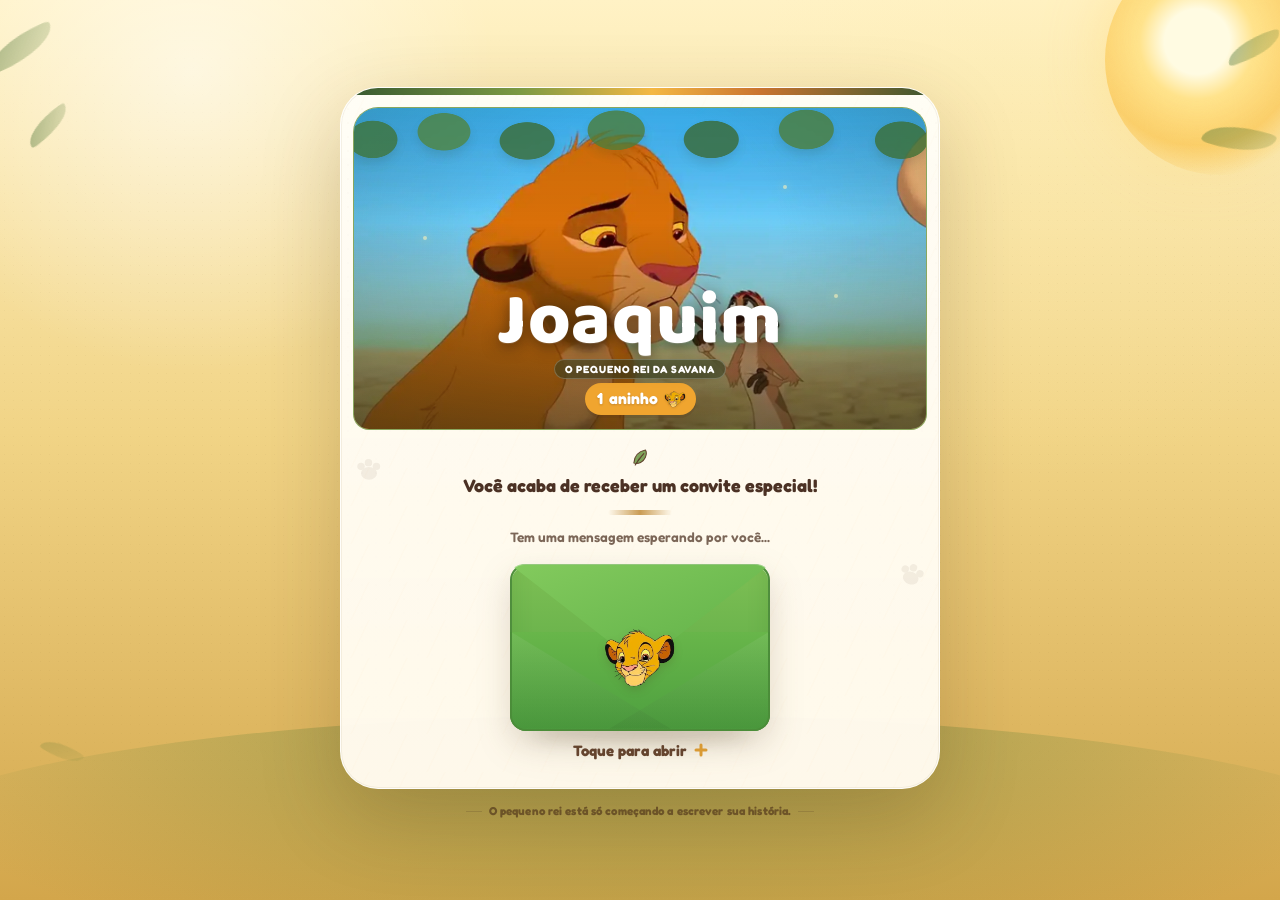
<file: index.html>
<!doctype html>
<html lang="pt-BR">
<head>
  <meta charset="utf-8" />
  <meta name="viewport" content="width=device-width,initial-scale=1,viewport-fit=cover" />
  <meta name="robots" content="noindex,nofollow" />
  <meta name="theme-color" content="#e8b64d" />
  <meta name="description" content="Convite de aniversário do Joaquim — 1 aninho" />
  <title>Joaquim • 1 aninho</title>

  <link rel="preconnect" href="https://fonts.googleapis.com">
  <link rel="preconnect" href="https://fonts.gstatic.com" crossorigin>
  <link href="https://fonts.googleapis.com/css2?family=Baloo+2:wght@600;700;800&family=Fredoka:wght@400;500;600;700&family=Nunito:wght@500;600;700;800;900&display=swap" rel="stylesheet">
  <link rel="stylesheet" href="./style.css?v=5" />
</head>
<body>
  <div class="savannaBg" aria-hidden="true">
    <div class="sun"></div>
    <div class="cloud cloud--a"></div>
    <div class="cloud cloud--b"></div>
    <span class="leaf leaf--1"></span>
    <span class="leaf leaf--2"></span>
    <span class="leaf leaf--3"></span>
    <span class="leaf leaf--4"></span>
    <span class="leaf leaf--5"></span>
    <div class="horizon"></div>
  </div>

  <main class="pageShell">
    <article class="invite" id="inviteCard">
      <div class="invite__topline" aria-hidden="true"></div>

      <header class="hero">
        <div class="hero__media">
          <video
            class="hero__video"
            id="heroVideo"
            autoplay
            muted
            loop
            playsinline
            preload="metadata"
            poster="./assets/images/topo-poster.webp"
          >
            <source src="./assets/videos/reileao.mp4" type="video/mp4" />
          </video>
          <div class="hero__fallback" id="heroFallback" aria-hidden="true">
            <img src="./assets/images/simbarosto.png" alt="" />
            <strong>A savana do Joaquim</strong>
          </div>
          <div class="hero__shade"></div>
          <div class="hero__canopy"></div>
          <div class="hero__dust" aria-hidden="true"><i></i><i></i><i></i><i></i></div>

          <div class="hero__badge">
            <h1><span id="txtNome">Joaquim</span></h1>
            <span class="hero__eyebrow">O pequeno rei da savana</span>
            <p class="hero__agePill"><span id="txtIdade">1</span> aninho <img src="./assets/images/simbarosto.png" alt="" /></p>
          </div>
        </div>

        <div class="hero__intro">
          <span class="tinyCrown" aria-hidden="true"><img src="./assets/icons/leaf.svg" alt="" /></span>
          <p id="txtMensagemAbertura">Você acaba de receber um convite especial!</p>
          <span class="hero__divider" aria-hidden="true"></span>
        </div>
      </header>

      <section class="stage stage--envelope" id="stageEnvelope" aria-label="Abrir convite">
        <p class="preEnvelope">Tem uma mensagem esperando por você...</p>

        <button class="envelopeButton" id="btnAbrir" type="button" aria-label="Abrir o convite de Joaquim">
          <span class="tapHalo" aria-hidden="true"></span>
          <span class="envelope" id="envelope" aria-hidden="true">
            <span class="envelope__shadow"></span>
            <span class="envelope__back"></span>
            <span class="envelope__letter">
              <span class="letterMark">J</span>
            </span>
            <span class="envelope__flap"></span>
            <span class="envelope__front"></span>
            <span class="envelope__seal">
              <img src="./assets/images/simbarosto.png" alt="" />
            </span>
          </span>
          <span class="envelopeHint">Toque para abrir <b class="sparkleMark" aria-hidden="true"></b></span>
        </button>
      </section>

     <section class="stage stage--content hidden" id="stageContent" aria-label="Informações do convite">

  <div class="revealRibbon">
    <span>HAKUNA MATATA</span>
  </div>

  <div class="storyCard">
    <span class="storyCard__icon" aria-hidden="true">
      <img src="./assets/icons/leaf.svg" alt="" />
    </span>

    <p id="txtMensagemInterna">
      Todo o reino te espera para comemorar esse dia especial!
    </p>

    <span class="storyCard__icon storyCard__icon--flip" aria-hidden="true">
      <img src="./assets/icons/leaf.svg" alt="" />
    </span>
  </div>


  <!-- DATA E HORÁRIO -->
  <section class="eventSection" aria-labelledby="eventTitle">

    <p class="sectionKicker">marque no calendário</p>

    <h2 id="eventTitle">
      A aventura começa em
    </h2>

    <div class="eventTickets">

      <div class="ticket">
        <span class="ticket__icon" aria-hidden="true">
          <img src="./assets/icons/calendar.svg" alt="" />
        </span>

        <span class="ticket__label">Dia</span>

        <strong id="txtData">
          15 de Março
        </strong>
      </div>


      <div class="ticket">
        <span class="ticket__icon" aria-hidden="true">
          <img src="./assets/icons/clock.svg" alt="" />
        </span>

        <span class="ticket__label">Horário</span>

        <strong id="txtHora">
          16:00
        </strong>
      </div>

    </div>

  </section>


  <!-- LOCAL -->
  <section class="placeCard" aria-labelledby="placeTitle">

    <div class="placeCard__pin" aria-hidden="true">
      <img src="./assets/icons/map.svg" alt="" />
    </div>

    <div class="placeCard__copy">

      <span>Local da aventura</span>

      <h2 id="placeTitle">
        <span id="txtLocal">
          Espaço Festa LáLáLá
        </span>
      </h2>

      <p id="txtEndereco">
        Rua Exemplo, 123 — Porto Alegre/RS
      </p>

    </div>

    <button
      class="miniMapBtn"
      id="btnMaps"
      type="button"
      aria-label="Abrir localização da festa"
    >
      Ver mapa
    </button>

  </section>


  <!-- CONTAGEM REGRESSIVA -->
  <section class="countdownCard" aria-labelledby="countTitle">

    <p class="sectionKicker">
      a contagem já começou
    </p>

    <h2 id="countTitle">
      Falta pouco para o rugido da festa!
    </h2>

    <div class="countdown" aria-live="polite">

      <div>
        <strong id="countDays">--</strong>
        <span>dias</span>
      </div>

      <i>:</i>

      <div>
        <strong id="countHours">--</strong>
        <span>horas</span>
      </div>

      <i>:</i>

      <div>
        <strong id="countMinutes">--</strong>
        <span>min</span>
      </div>

      <i>:</i>

      <div>
        <strong id="countSeconds">--</strong>
        <span>seg</span>
      </div>

    </div>

    <p class="countdownText" id="countdownText">
      Carregando contagem...
    </p>

  </section>


  <!-- SIMBA CAMINHANDO -->
  <div class="journeyDivider" aria-hidden="true">

    <span class="journeyDivider__trail">
      <i></i>
      <i></i>
      <i></i>
      <i></i>
      <i></i>
    </span>

    <img
      src="./assets/images/simba-walk.png"
      alt=""
    />

    <span class="journeyDivider__label">
      A aventura já começou
    </span>

  </div>


  <!-- BOTÕES -->
  <section class="actionSection" aria-labelledby="actionTitle">

    <p class="sectionKicker">
      prepare sua mochila
    </p>

    <h2 id="actionTitle">
      Tudo para a aventura
    </h2>

    <div class="actionGrid">


      <!-- WHATSAPP -->
      <button
        class="actionBtn actionBtn--primary"
        id="btnRsvp"
        type="button"
      >

        <span class="actionBtn__icon">
          <img src="./assets/icons/chat.svg" alt="" />
        </span>

        <span>
          <strong>Confirmar presença</strong>
          <small>pelo WhatsApp</small>
        </span>

        <b>›</b>

      </button>


      <!-- PRESENTES -->
      <button
        class="actionBtn"
        id="btnPresentes"
        type="button"
        aria-haspopup="dialog"
        aria-controls="modalPresentes"
      >

        <span class="actionBtn__icon">
          <img src="./assets/icons/gift.svg" alt="" />
        </span>

        <span>
          <strong>Sugestões de presentes</strong>
          <small>um mimo para o pequeno rei</small>
        </span>

        <b>›</b>

      </button>


      <!-- ÁLBUM -->
      <button
        class="actionBtn"
        id="btnAlbum"
        type="button"
      >

        <span class="actionBtn__icon">
          <img src="./assets/icons/camera.svg" alt="" />
        </span>

        <span>
          <strong>Álbum da festa</strong>
          <small>memórias do grande dia</small>
        </span>

        <b>›</b>

      </button>

    </div>

  </section>


  <!-- CENA DA SAVANA -->
  <section
    class="savannaScene"
    aria-label="Mensagem final do convite"
  >

    <span
      class="savannaScene__sun"
      aria-hidden="true">
    </span>

    <span
      class="savannaScene__hill savannaScene__hill--back"
      aria-hidden="true">
    </span>

    <span
      class="savannaScene__hill savannaScene__hill--front"
      aria-hidden="true">
    </span>


    <img
      class="savannaScene__nala"
      src="./assets/images/nala.png"
      alt=""
      aria-hidden="true"
    />


    <div class="savannaScene__copy">

      <span>
        A turma já está esperando
      </span>

      <strong>
        Nos vemos na savana!
      </strong>

      <small>
        Um dia especial para guardar na memória.
      </small>

    </div>


    <img
      class="savannaScene__friends"
      src="./assets/images/reileao1.png"
      alt=""
      aria-hidden="true"
    />

    <span
      class="savannaScene__grass"
      aria-hidden="true">
    </span>

  </section>


  <!-- FOTO FINAL DA FAMÍLIA -->
  <footer class="footerArt">

    <div class="footerArt__frame">

      <img
        src="./assets/images/familia-joaquim.png"
        alt="Joaquim com sua família"
      />

      <div class="footerArt__gradient"></div>

      <p class="footerArt__text">
        Te esperamos para viver essa aventura com a gente!
      </p>

    </div>

  </footer>


</section>

      <div class="cornerPaw cornerPaw--a" aria-hidden="true"><img src="./assets/icons/paw.svg" alt="" /></div>
      <div class="cornerPaw cornerPaw--b" aria-hidden="true"><img src="./assets/icons/paw.svg" alt="" /></div>
    </article>

    <p class="pageCredit">O pequeno rei está só começando a escrever sua história.</p>
  </main>

  <!-- Trilha sonora: só começa depois do toque no envelope (compatível com celular) -->
  <audio id="bgMusic" preload="metadata">
    <source src="./assets/audio/ciclo-da-vida.mp3" type="audio/mpeg" />
  </audio>

  <button class="musicControl is-hidden" id="musicControl" type="button" aria-label="Pausar trilha da savana" aria-pressed="true">
    <span class="musicControl__icon" aria-hidden="true"><img src="./assets/icons/music.svg" alt="" /></span>
    <span class="musicControl__copy">
      <strong>Trilha da savana</strong>
      <small id="musicStatus"> Radio Leãozinho </small>
    </span>
    <span class="musicControl__bars" aria-hidden="true"><i></i><i></i><i></i></span>
  </button>

  <div class="modal hidden" id="modalPresentes" role="dialog" aria-modal="true" aria-labelledby="presentesTitle">
    <button class="modal__backdrop" type="button" data-close="true" aria-label="Fechar sugestões de presentes"></button>
    <div class="modal__panel">
      <img class="modal__friends" src="./assets/images/reileao1.png" alt="" />
      <button class="modal__close" type="button" data-close="true" aria-label="Fechar">×</button>
      <p class="modal__kicker">Baú da savana</p>
      <h2 id="presentesTitle">Sugestões de presentes</h2>
      <p class="modal__intro">Se quiser levar um mimo, aqui vão algumas ideias:</p>

      <div class="giftList" role="list">
        <div class="giftItem" role="listitem"><span><img src="./assets/icons/shoe.svg" alt="" /></span><div><strong>Calçado</strong><small>Tamanho 1 ano ou similar</small></div></div>
        <div class="giftItem" role="listitem"><span><img src="./assets/icons/shirt.svg" alt="" /></span><div><strong>Roupinhas</strong><small>Tamanho 1 ano</small></div></div>
        <div class="giftItem" role="listitem"><span><img src="./assets/icons/blocks.svg" alt="" /></span><div><strong>Brinquedos</strong><small>Interativos, criativos ou educativos</small></div></div>
      </div>

      <p class="modal__note">O mais importante é ter você com a gente nesse dia especial.</p>
      <button class="modal__ok" type="button" data-close="true">Combinado!</button>
    </div>
  </div>

  <div class="celebration" id="celebration" aria-hidden="true"></div>
  <script src="./script.js?v=5"></script>
</body>
</html>
</file>
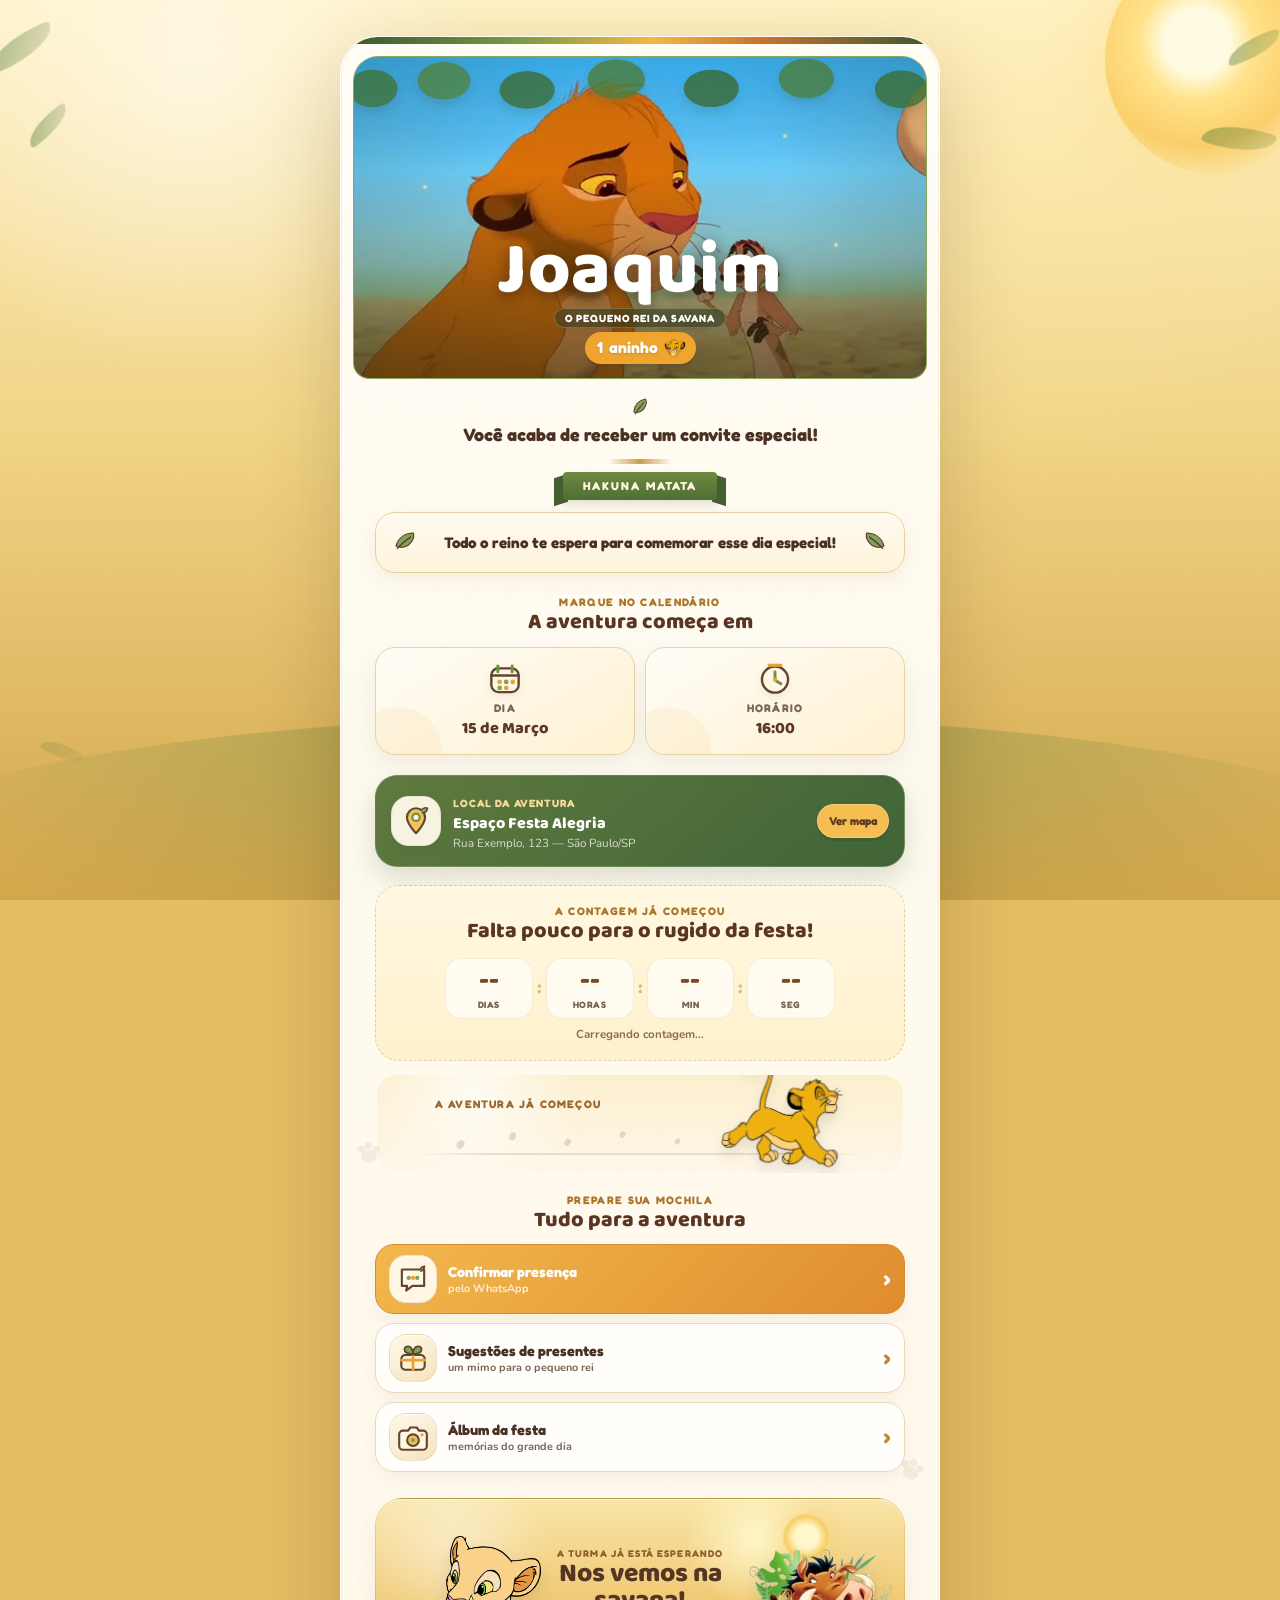
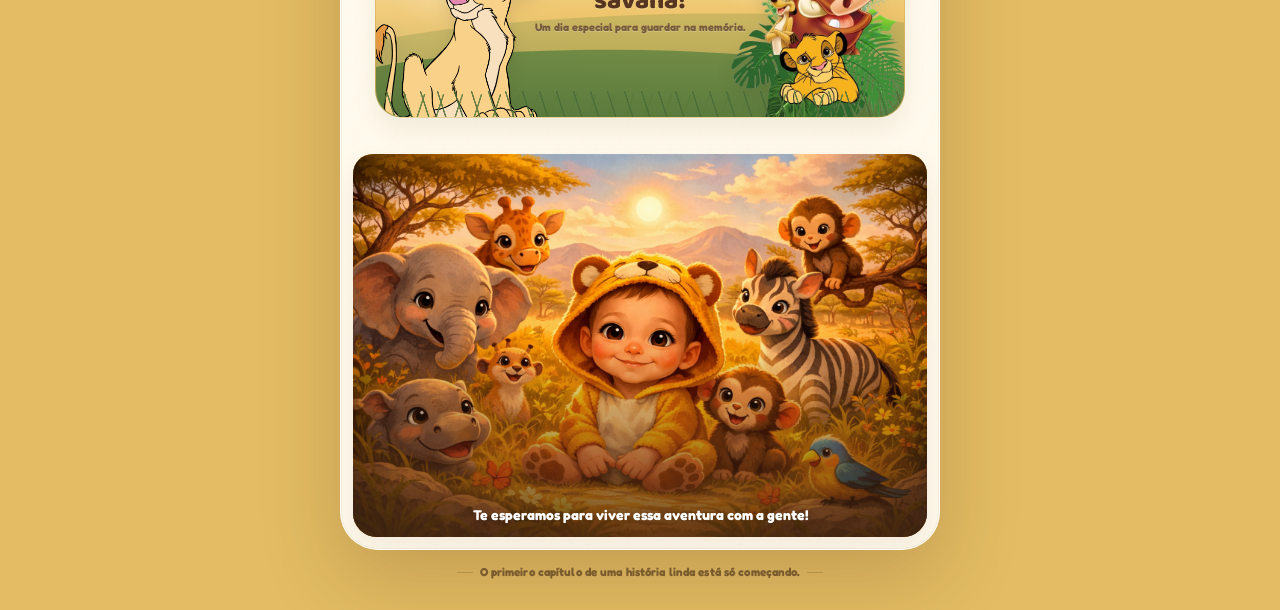
<file: preview.html>
<!doctype html>
<html lang="pt-BR">
<head>
  <meta charset="utf-8" />
  <meta name="viewport" content="width=device-width,initial-scale=1,viewport-fit=cover" />
  <meta name="robots" content="noindex,nofollow" />
  <meta name="theme-color" content="#e8b64d" />
  <meta name="description" content="Convite de aniversário do Joaquim — 1 aninho" />
  <title>Joaquim • 1 aninho</title>

  <link rel="preconnect" href="https://fonts.googleapis.com">
  <link rel="preconnect" href="https://fonts.gstatic.com" crossorigin>
  <link href="https://fonts.googleapis.com/css2?family=Baloo+2:wght@600;700;800&family=Fredoka:wght@400;500;600;700&family=Nunito:wght@500;600;700;800;900&display=swap" rel="stylesheet">
  <link rel="stylesheet" href="./style.css?v=4" />
</head>
<body>
  <div class="savannaBg" aria-hidden="true">
    <div class="sun"></div>
    <div class="cloud cloud--a"></div>
    <div class="cloud cloud--b"></div>
    <span class="leaf leaf--1"></span>
    <span class="leaf leaf--2"></span>
    <span class="leaf leaf--3"></span>
    <span class="leaf leaf--4"></span>
    <span class="leaf leaf--5"></span>
    <div class="horizon"></div>
  </div>

  <main class="pageShell">
    <article class="invite" id="inviteCard">
      <div class="invite__topline" aria-hidden="true"></div>

      <header class="hero">
        <div class="hero__media">
          <video
            class="hero__video"
            id="heroVideo"
            autoplay
            muted
            loop
            playsinline
            preload="metadata"
            poster="./assets/images/topo-poster.webp"
          >
            <source src="./assets/videos/reileao.mp4" type="video/mp4" />
          </video>
          <div class="hero__fallback" id="heroFallback" aria-hidden="true">
            <img src="./assets/images/simbarosto.png" alt="" />
            <strong>A savana do Joaquim</strong>
          </div>
          <div class="hero__shade"></div>
          <div class="hero__canopy"></div>
          <div class="hero__dust" aria-hidden="true"><i></i><i></i><i></i><i></i></div>

          <div class="hero__badge">
            <h1><span id="txtNome">Joaquim</span></h1>
            <span class="hero__eyebrow">O pequeno rei da savana</span>
            <p class="hero__agePill"><span id="txtIdade">1</span> aninho <img src="./assets/images/simbarosto.png" alt="" /></p>
          </div>
        </div>

        <div class="hero__intro">
          <span class="tinyCrown" aria-hidden="true"><img src="./assets/icons/leaf.svg" alt="" /></span>
          <p id="txtMensagemAbertura">Você acaba de receber um convite especial!</p>
          <span class="hero__divider" aria-hidden="true"></span>
        </div>
      </header>

      <section class="stage stage--envelope hidden" id="stageEnvelope" aria-label="Abrir convite">
        <p class="preEnvelope">Tem uma mensagem esperando por você...</p>

        <button class="envelopeButton" id="btnAbrir" type="button" aria-label="Abrir o convite de Joaquim">
          <span class="tapHalo" aria-hidden="true"></span>
          <span class="envelope" id="envelope" aria-hidden="true">
            <span class="envelope__shadow"></span>
            <span class="envelope__back"></span>
            <span class="envelope__letter">
              <span class="letterMark">J</span>
            </span>
            <span class="envelope__flap"></span>
            <span class="envelope__front"></span>
            <span class="envelope__seal">
              <img src="./assets/images/simbarosto.png" alt="" />
            </span>
          </span>
          <span class="envelopeHint">Toque para abrir <b class="sparkleMark" aria-hidden="true"></b></span>
        </button>
      </section>

      <section class="stage stage--content is-visible" id="stageContent" aria-label="Informações do convite">
        <div class="revealRibbon">
          <span>HAKUNA MATATA</span>
        </div>

        <div class="storyCard">
          <span class="storyCard__icon" aria-hidden="true"><img src="./assets/icons/leaf.svg" alt="" /></span>
          <p id="txtMensagemInterna">Todo o reino te espera para comemorar esse dia especial!</p>
          <span class="storyCard__icon storyCard__icon--flip" aria-hidden="true"><img src="./assets/icons/leaf.svg" alt="" /></span>
        </div>

        <section class="eventSection" aria-labelledby="eventTitle">
          <p class="sectionKicker">marque no calendário</p>
          <h2 id="eventTitle">A aventura começa em</h2>

          <div class="eventTickets">
            <div class="ticket">
              <span class="ticket__icon" aria-hidden="true"><img src="./assets/icons/calendar.svg" alt="" /></span>
              <span class="ticket__label">Dia</span>
              <strong id="txtData">15 de Março</strong>
            </div>
            <div class="ticket">
              <span class="ticket__icon" aria-hidden="true"><img src="./assets/icons/clock.svg" alt="" /></span>
              <span class="ticket__label">Horário</span>
              <strong id="txtHora">16:00</strong>
            </div>
          </div>
        </section>

        <section class="placeCard" aria-labelledby="placeTitle">
          <div class="placeCard__pin" aria-hidden="true"><img src="./assets/icons/map.svg" alt="" /></div>
          <div class="placeCard__copy">
            <span>Local da aventura</span>
            <h2 id="placeTitle"><span id="txtLocal">Espaço Festa Alegria</span></h2>
            <p id="txtEndereco">Rua Exemplo, 123 — São Paulo/SP</p>
          </div>
          <button class="miniMapBtn" id="btnMaps" type="button" aria-label="Abrir localização da festa">Ver mapa</button>
        </section>

        <section class="countdownCard" aria-labelledby="countTitle">
          <p class="sectionKicker">a contagem já começou</p>
          <h2 id="countTitle">Falta pouco para o rugido da festa!</h2>
          <div class="countdown" aria-live="polite">
            <div><strong id="countDays">--</strong><span>dias</span></div>
            <i>:</i>
            <div><strong id="countHours">--</strong><span>horas</span></div>
            <i>:</i>
            <div><strong id="countMinutes">--</strong><span>min</span></div>
            <i>:</i>
            <div><strong id="countSeconds">--</strong><span>seg</span></div>
          </div>
          <p class="countdownText" id="countdownText">Carregando contagem...</p>
        </section>

        <div class="journeyDivider" aria-hidden="true">
          <span class="journeyDivider__trail"><i></i><i></i><i></i><i></i><i></i></span>
          <img src="./assets/images/simba-walk.png" alt="" />
          <span class="journeyDivider__label">A aventura já começou</span>
        </div>

        <section class="actionSection" aria-labelledby="actionTitle">
          <p class="sectionKicker">prepare sua mochila</p>
          <h2 id="actionTitle">Tudo para a aventura</h2>
          <div class="actionGrid">
            <button class="actionBtn actionBtn--primary" id="btnRsvp" type="button">
              <span class="actionBtn__icon"><img src="./assets/icons/chat.svg" alt="" /></span>
              <span><strong>Confirmar presença</strong><small>pelo WhatsApp</small></span>
              <b>›</b>
            </button>

            <button class="actionBtn" id="btnPresentes" type="button" aria-haspopup="dialog" aria-controls="modalPresentes">
              <span class="actionBtn__icon"><img src="./assets/icons/gift.svg" alt="" /></span>
              <span><strong>Sugestões de presentes</strong><small>um mimo para o pequeno rei</small></span>
              <b>›</b>
            </button>

            <button class="actionBtn" id="btnAlbum" type="button">
              <span class="actionBtn__icon"><img src="./assets/icons/camera.svg" alt="" /></span>
              <span><strong>Álbum da festa</strong><small>memórias do grande dia</small></span>
              <b>›</b>
            </button>
          </div>
        </section>

        <section class="savannaScene" aria-label="Mensagem final do convite">
          <span class="savannaScene__sun" aria-hidden="true"></span>
          <span class="savannaScene__hill savannaScene__hill--back" aria-hidden="true"></span>
          <span class="savannaScene__hill savannaScene__hill--front" aria-hidden="true"></span>

          <img class="savannaScene__nala" src="./assets/images/nala.png" alt="" aria-hidden="true" />

          <div class="savannaScene__copy">
            <span>A turma já está esperando</span>
            <strong>Nos vemos na savana!</strong>
            <small>Um dia especial para guardar na memória.</small>
          </div>

          <img class="savannaScene__friends" src="./assets/images/reileao1.png" alt="" aria-hidden="true" />
          <span class="savannaScene__grass" aria-hidden="true"></span>
        </section>
      </section>

      <footer class="footerArt">
        <div class="footerArt__frame">
          <img src="./assets/images/rodape.png" alt="Ilustração de uma criança em uma savana com animais" />
          <div class="footerArt__gradient"></div>
          <p class="footerArt__text">Te esperamos para viver essa aventura com a gente!</p>
        </div>
      </footer>

      <div class="cornerPaw cornerPaw--a" aria-hidden="true"><img src="./assets/icons/paw.svg" alt="" /></div>
      <div class="cornerPaw cornerPaw--b" aria-hidden="true"><img src="./assets/icons/paw.svg" alt="" /></div>
    </article>

    <p class="pageCredit">O primeiro capítulo de uma história linda está só começando.</p>
  </main>

  <div class="modal hidden" id="modalPresentes" role="dialog" aria-modal="true" aria-labelledby="presentesTitle">
    <button class="modal__backdrop" type="button" data-close="true" aria-label="Fechar sugestões de presentes"></button>
    <div class="modal__panel">
      <img class="modal__friends" src="./assets/images/reileao1.png" alt="" />
      <button class="modal__close" type="button" data-close="true" aria-label="Fechar">×</button>
      <p class="modal__kicker">Baú da savana</p>
      <h2 id="presentesTitle">Sugestões de presentes</h2>
      <p class="modal__intro">Se quiser levar um mimo, aqui vão algumas ideias:</p>

      <div class="giftList" role="list">
        <div class="giftItem" role="listitem"><span><img src="./assets/icons/shoe.svg" alt="" /></span><div><strong>Calçado</strong><small>Tamanho 1 ano ou similar</small></div></div>
        <div class="giftItem" role="listitem"><span><img src="./assets/icons/shirt.svg" alt="" /></span><div><strong>Roupinhas</strong><small>Tamanho 1 ano</small></div></div>
        <div class="giftItem" role="listitem"><span><img src="./assets/icons/blocks.svg" alt="" /></span><div><strong>Brinquedos</strong><small>Interativos, criativos ou educativos</small></div></div>
      </div>

      <p class="modal__note">O mais importante é ter você com a gente nesse dia especial.</p>
      <button class="modal__ok" type="button" data-close="true">Combinado!</button>
    </div>
  </div>

  <div class="celebration" id="celebration" aria-hidden="true"></div>
  
</body>
</html>
</file>
<file: style.css>
:root{
  --sand-0:#fff8df;
  --sand-1:#f6e2a4;
  --sand-2:#e6bc60;
  --sand-3:#c98c32;
  --leaf:#5f7f36;
  --leaf-dark:#35562f;
  --moss:#456b37;
  --orange:#de8c27;
  --amber:#f4b844;
  --brown:#5a3523;
  --brown-2:#7b4c2d;
  --paper:#fffdf7;
  --paper-2:#fff7e8;
  --ink:#4b3124;
  --muted:#7b6657;
  --line:rgba(102,73,45,.14);
  --shadow:0 28px 80px rgba(76,49,20,.22);
  --ff-display:"Baloo 2","Fredoka",system-ui,sans-serif;
  --ff-body:"Nunito",system-ui,sans-serif;
  --ff-cute:"Fredoka","Nunito",system-ui,sans-serif;
}

*{box-sizing:border-box}
html{scroll-behavior:smooth}
body{
  margin:0;
  min-height:100%;
  color:var(--ink);
  font-family:var(--ff-body);
  background:#e3bc63;
  overflow-x:hidden;
  -webkit-text-size-adjust:100%;
}
button{font:inherit}
button:focus-visible{outline:3px solid rgba(245,177,55,.65);outline-offset:3px}
.hidden{display:none!important}

.savannaBg{
  position:fixed;
  inset:0;
  z-index:-2;
  overflow:hidden;
  background:
    radial-gradient(circle at 15% 8%,rgba(255,255,255,.55),transparent 22%),
    radial-gradient(circle at 82% 18%,rgba(255,235,168,.28),transparent 25%),
    linear-gradient(180deg,#fff2c5 0%,#f1d486 48%,#d3a64b 100%);
}
.savannaBg::before{
  content:"";
  position:absolute;
  inset:0;
  opacity:.18;
  background-image:radial-gradient(rgba(103,73,34,.22) .7px,transparent .7px);
  background-size:9px 9px;
  mask-image:linear-gradient(to bottom,transparent,black 30%,black 75%,transparent);
}
.sun{
  position:absolute;right:-55px;top:-55px;width:230px;aspect-ratio:1;border-radius:50%;
  background:radial-gradient(circle at 40% 42%,#fffbe2 0 17%,#ffe38c 30%,rgba(249,190,65,.58) 54%,transparent 72%);
  filter:drop-shadow(0 0 32px rgba(255,210,97,.42));
}
.cloud{position:absolute;width:130px;height:28px;border-radius:999px;background:rgba(255,255,255,.32);filter:blur(.3px)}
.cloud::before,.cloud::after{content:"";position:absolute;background:inherit;border-radius:50%}
.cloud::before{width:45px;height:45px;left:18px;bottom:4px}.cloud::after{width:58px;height:58px;right:16px;bottom:1px}
.cloud--a{top:80px;left:-180px;animation:cloudDrift 26s linear infinite}.cloud--b{top:170px;left:-220px;opacity:.55;transform:scale(.74);animation:cloudDrift 36s linear infinite 7s}
@keyframes cloudDrift{to{translate:calc(100vw + 420px) 0}}

.leaf{position:absolute;width:72px;height:27px;border-radius:90% 10% 90% 10%;background:linear-gradient(135deg,rgba(62,106,45,.45),rgba(111,139,58,.15));filter:blur(.1px);animation:leafFloat 4.8s ease-in-out infinite}
.leaf--1{left:-15px;top:34px;rotate:-24deg}.leaf--2{left:12px;top:112px;rotate:-36deg;scale:.72}.leaf--3{right:5px;top:125px;rotate:17deg;animation-delay:.6s}.leaf--4{right:-10px;top:34px;rotate:-18deg;scale:.8;animation-delay:1.3s}.leaf--5{left:2vw;bottom:15vh;rotate:32deg;scale:.6;opacity:.45}
@keyframes leafFloat{50%{translate:0 -7px;rotate:8deg}}
.horizon{position:absolute;left:-10%;right:-10%;bottom:-85px;height:270px;border-radius:50% 50% 0 0;background:radial-gradient(ellipse at 50% 0%,rgba(92,127,54,.48),rgba(92,127,54,.12) 52%,transparent 72%)}

.pageShell{
  min-height:100dvh;
  display:flex;
  flex-direction:column;
  align-items:center;
  justify-content:center;
  gap:12px;
  padding:max(18px,env(safe-area-inset-top)) max(12px,env(safe-area-inset-right)) max(30px,env(safe-area-inset-bottom)) max(12px,env(safe-area-inset-left));
}

.invite{
  position:relative;
  width:min(100%,600px);
  overflow:hidden;
  border:1px solid rgba(255,255,255,.72);
  border-radius:34px;
  background:
    linear-gradient(rgba(255,253,247,.96),rgba(255,250,238,.98)),
    radial-gradient(#d2aa69 1px,transparent 1px);
  background-size:auto,14px 14px;
  box-shadow:var(--shadow),inset 0 0 0 1px rgba(107,75,38,.07);
  isolation:isolate;
}
.invite::before{
  content:"";position:absolute;inset:0;z-index:-1;pointer-events:none;opacity:.3;
  background:linear-gradient(115deg,transparent 0 48%,rgba(227,183,100,.08) 49% 51%,transparent 52% 100%);
  background-size:38px 38px;
}
.invite__topline{height:7px;background:linear-gradient(90deg,var(--leaf-dark),#7c9a44 30%,var(--amber) 52%,#ca7430 70%,var(--leaf-dark))}

.hero{padding:10px 10px 0;text-align:center}
.hero__media{position:relative;aspect-ratio:16/9;min-height:205px;border-radius:25px 25px 16px 16px;overflow:hidden;background:#9bb969;border:1px solid rgba(63,86,47,.18);box-shadow:inset 0 0 0 1px rgba(255,255,255,.3)}
.hero__video{width:100%;height:100%;display:block;object-fit:cover;object-position:center 42%}
.hero__fallback{position:absolute;inset:0;display:grid;place-content:center;gap:8px;background:linear-gradient(180deg,#badb86,#6c984d);color:#fff;opacity:0;pointer-events:none;transition:.25s}
.hero__fallback.is-visible{opacity:1}.hero__fallback span{font-size:3rem}.hero__fallback strong{font:800 1.15rem var(--ff-cute)}
.hero__shade{position:absolute;inset:0;pointer-events:none;background:linear-gradient(180deg,rgba(32,52,25,.1),transparent 36%,rgba(23,31,18,.53) 100%),radial-gradient(circle at 50% 45%,transparent 0 42%,rgba(41,53,29,.17) 100%)}
.hero__canopy{position:absolute;left:-2%;right:-2%;top:-18px;height:76px;opacity:.8;filter:drop-shadow(0 6px 5px rgba(37,55,29,.16));background:radial-gradient(45px 34px at 5% 65%,#3e7338 0 54%,transparent 56%),radial-gradient(48px 34px at 17% 55%,#4f833e 0 54%,transparent 56%),radial-gradient(50px 34px at 31% 67%,#3c6c33 0 54%,transparent 56%),radial-gradient(52px 36px at 46% 53%,#4c7d39 0 54%,transparent 56%),radial-gradient(50px 34px at 62% 65%,#3a6932 0 54%,transparent 56%),radial-gradient(50px 36px at 78% 52%,#4c7d39 0 54%,transparent 56%),radial-gradient(48px 34px at 94% 66%,#3b6e34 0 54%,transparent 56%)}
.hero__dust i{position:absolute;width:4px;height:4px;border-radius:50%;background:#fff2b7;box-shadow:0 0 8px #ffdc7c;opacity:.6;animation:dust 3.5s ease-in-out infinite}.hero__dust i:nth-child(1){left:12%;top:40%;animation-delay:.2s}.hero__dust i:nth-child(2){left:75%;top:24%;animation-delay:1s}.hero__dust i:nth-child(3){left:84%;top:58%;animation-delay:1.8s}.hero__dust i:nth-child(4){left:28%;top:68%;animation-delay:2.4s}@keyframes dust{50%{translate:0 -10px;opacity:1}}

.hero__badge{position:absolute;left:50%;bottom:15px;transform:translateX(-50%);width:min(92%,430px);color:#fff;text-shadow:0 2px 12px rgba(37,24,11,.5)}
.hero__eyebrow{display:inline-block;margin-bottom:2px;padding:4px 10px;border:1px solid rgba(255,255,255,.24);border-radius:999px;background:rgba(46,64,37,.38);backdrop-filter:blur(6px);font:700 .69rem var(--ff-cute);letter-spacing:.08em;text-transform:uppercase}
.hero__badge h1{margin:-2px 0 -8px;font:800 clamp(2.5rem,10vw,4.35rem)/1 var(--ff-display);letter-spacing:.01em}
.hero__badge p{display:inline-block;margin:4px 0 0;padding:4px 12px;border-radius:999px;background:#f0a52f;color:#fff;font:800 .98rem var(--ff-cute);box-shadow:0 3px 0 rgba(90,54,25,.18);text-shadow:0 1px 2px rgba(80,44,10,.25)}
.hero__intro{position:relative;padding:18px 20px 4px}.hero__intro p{margin:0 auto;max-width:360px;font:700 clamp(.98rem,3.2vw,1.12rem)/1.35 var(--ff-cute)}
.tinyCrown{display:block;color:#ce8726;font-size:1.12rem;line-height:1;margin-bottom:2px}.hero__divider{display:block;width:64px;height:5px;margin:12px auto 0;border-radius:999px;background:linear-gradient(90deg,transparent,#ca9c55,transparent)}

.stage{padding:10px 20px 24px}.stage--envelope{text-align:center;padding-top:8px}.preEnvelope{margin:2px 0 13px;color:var(--muted);font:600 .85rem var(--ff-cute)}
.envelopeButton{position:relative;display:flex;width:100%;flex-direction:column;align-items:center;gap:10px;border:0;background:transparent;padding:6px 0 4px;cursor:pointer;color:inherit}.envelopeButton:disabled{cursor:default}.tapHalo{position:absolute;top:20px;left:50%;width:245px;height:155px;translate:-50% 0;border-radius:50%;background:radial-gradient(ellipse,rgba(246,188,67,.2),transparent 68%);animation:haloPulse 2s ease-in-out infinite}@keyframes haloPulse{50%{scale:1.08;opacity:.55}}
.envelope{position:relative;width:min(260px,72vw);aspect-ratio:1.56/1;perspective:900px;transform-style:preserve-3d;filter:drop-shadow(0 13px 16px rgba(81,57,28,.18));transition:transform .2s ease}.envelopeButton:not(:disabled):hover .envelope{transform:translateY(-3px) rotate(-.5deg)}
.envelope__shadow{position:absolute;left:9%;right:9%;bottom:-12px;height:20px;border-radius:50%;background:rgba(77,56,29,.17);filter:blur(8px);z-index:0}
.envelope__back{position:absolute;inset:0;border-radius:16px;background:linear-gradient(180deg,#7dbf54,#56a643);border:2px solid #4f8e3d;z-index:1;box-shadow:inset 0 1px rgba(255,255,255,.38),inset 0 -13px 22px rgba(37,88,31,.13)}
.envelope__letter{position:absolute;left:15px;right:15px;top:20px;height:66%;z-index:3;border-radius:12px;background:linear-gradient(180deg,#fffef9,#fff6e1);border:1px solid #ead6ad;opacity:0;transform:translateY(28px) scale(.97);transition:transform .72s cubic-bezier(.2,.85,.2,1.16),opacity .2s ease;box-shadow:0 5px 14px rgba(86,59,30,.1);display:grid;place-items:center}.letterMark{display:grid;place-items:center;width:58px;aspect-ratio:1;border-radius:50%;background:#f0bb4d;color:#65412a;font:800 2rem var(--ff-display);border:2px dashed rgba(93,57,31,.25)}
.envelope__flap{position:absolute;left:0;right:0;top:0;height:61%;z-index:6;transform-origin:top center;transition:transform .78s cubic-bezier(.2,.75,.18,1);clip-path:polygon(0 0,100% 0,50% 100%);background:linear-gradient(160deg,#83ca5d,#5fb048);border-top-left-radius:14px;border-top-right-radius:14px;backface-visibility:hidden;box-shadow:inset 0 1px rgba(255,255,255,.35)}
.envelope__front{position:absolute;inset:41% 0 0;z-index:5;border-radius:0 0 16px 16px;overflow:hidden;background:linear-gradient(180deg,#68b64a,#4d9f3f);border:2px solid #4b8d39;border-top:0}.envelope__front::before,.envelope__front::after{content:"";position:absolute;top:0;width:62%;height:100%;background:linear-gradient(180deg,rgba(255,255,255,.07),rgba(51,99,39,.14))}.envelope__front::before{left:0;clip-path:polygon(0 0,100% 100%,0 100%)}.envelope__front::after{right:0;clip-path:polygon(100% 0,0 100%,100% 100%)}
.envelope__seal{position:absolute;z-index:8;left:50%;top:56%;translate:-50% -50%;width:76px;height:68px;display:grid;place-items:center;transition:transform .4s ease,opacity .3s ease;filter:drop-shadow(0 4px 4px rgba(67,43,20,.16))}.envelope__seal img{display:block;width:100%;height:100%;object-fit:contain}
.envelope.is-flap-open .envelope__flap{transform:rotateX(178deg);z-index:2}.envelope.is-flap-open .envelope__seal{transform:translateY(8px) scale(.82);opacity:0}.envelope.is-letter-out .envelope__letter{opacity:1;transform:translateY(-58px) scale(1)}.envelope.is-letter-out .envelope__shadow{transform:scaleX(1.12);opacity:.65}
.envelopeHint{font:800 .94rem var(--ff-cute);color:#674631;animation:hint 1.45s ease-in-out infinite}.envelopeHint b{display:inline-block;font-size:.9rem}@keyframes hint{50%{translate:0 -2px}}

.stage--content{position:relative;padding-top:2px;animation:reveal .55s ease both}.stage--content.is-visible{display:block}@keyframes reveal{from{opacity:0;translate:0 14px}to{opacity:1;translate:0 0}}
.revealRibbon{display:flex;justify-content:center;margin:2px 0 12px}.revealRibbon span{position:relative;padding:7px 20px;background:linear-gradient(180deg,#6d8a3f,#4e6e35);color:#fff8dd;font:800 .72rem var(--ff-cute);letter-spacing:.18em;border-radius:4px;box-shadow:0 5px 10px rgba(65,89,43,.16)}.revealRibbon span::before,.revealRibbon span::after{content:"";position:absolute;top:4px;width:14px;height:100%;background:#46612f;z-index:-1}.revealRibbon span::before{left:-9px;transform:skewY(-18deg)}.revealRibbon span::after{right:-9px;transform:skewY(18deg)}
.storyCard{display:grid;grid-template-columns:auto 1fr auto;gap:10px;align-items:center;margin:0 auto 22px;padding:16px 15px;border:1px solid #e5cf9f;border-radius:20px;background:linear-gradient(180deg,#fffaf0,#fff4da);box-shadow:0 7px 18px rgba(99,67,29,.07)}.storyCard p{margin:0;text-align:center;font:700 .95rem/1.4 var(--ff-cute)}.storyCard__icon{font-size:1.1rem}
.sectionKicker{margin:0 0 2px;color:#aa7429;text-transform:uppercase;letter-spacing:.12em;font:800 .68rem var(--ff-cute)}.eventSection h2,.countdownCard h2,.actionSection h2{margin:0;color:var(--brown);font:800 1.35rem/1.1 var(--ff-display)}
.eventSection{text-align:center;margin:6px 0 20px}.eventTickets{display:grid;grid-template-columns:1fr 1fr;gap:10px;margin-top:12px}.ticket{position:relative;min-height:105px;display:flex;flex-direction:column;align-items:center;justify-content:center;padding:12px;border-radius:20px;background:linear-gradient(150deg,#fffdf7,#fff1d1);border:1px solid #e8d1a7;box-shadow:0 8px 20px rgba(97,66,29,.07);overflow:hidden}.ticket::after{content:"";position:absolute;inset:auto -20px -38px;width:85px;aspect-ratio:1;border-radius:50%;background:rgba(228,172,67,.1)}.ticket__icon{font-size:1.35rem}.ticket__label{color:var(--muted);font:700 .69rem var(--ff-cute);text-transform:uppercase;letter-spacing:.1em}.ticket strong{font:800 1.02rem var(--ff-display);color:#5c3925}

.placeCard{display:grid;grid-template-columns:auto 1fr auto;align-items:center;gap:12px;padding:15px;border-radius:22px;background:linear-gradient(140deg,#607a3f,#3f6437);color:#fff;border:1px solid rgba(255,255,255,.16);box-shadow:0 12px 24px rgba(59,83,43,.16)}.placeCard__pin{display:grid;place-items:center;width:46px;aspect-ratio:1;border-radius:16px;background:rgba(255,255,255,.13);font-size:1.25rem}.placeCard__copy{min-width:0}.placeCard__copy>span{font:700 .66rem var(--ff-cute);letter-spacing:.08em;text-transform:uppercase;color:#f6db9b}.placeCard h2{margin:2px 0 0;font:800 1rem/1.15 var(--ff-display);color:#fff}.placeCard p{margin:3px 0 0;font-size:.73rem;line-height:1.25;color:rgba(255,255,255,.76)}.miniMapBtn{border:1px solid rgba(255,255,255,.25);border-radius:999px;padding:9px 11px;background:#f6be50;color:#5b3b25;font:800 .72rem var(--ff-cute);cursor:pointer;box-shadow:0 3px 0 rgba(39,65,33,.2)}

.countdownCard{margin-top:18px;padding:18px 12px;text-align:center;border-radius:24px;background:linear-gradient(180deg,rgba(255,247,224,.92),rgba(255,236,188,.68));border:1px dashed rgba(161,112,42,.3)}.countdown{display:grid;grid-template-columns:1fr auto 1fr auto 1fr auto 1fr;align-items:center;gap:4px;margin:14px auto 7px;max-width:390px}.countdown div{display:flex;min-width:0;flex-direction:column;align-items:center;padding:8px 4px;border-radius:16px;background:rgba(255,255,255,.64);border:1px solid rgba(190,138,64,.14)}.countdown strong{font:800 clamp(1.25rem,5vw,1.75rem)/1 var(--ff-display);color:#7a4b27}.countdown span{margin-top:4px;color:var(--muted);font:700 .58rem var(--ff-cute);text-transform:uppercase;letter-spacing:.05em}.countdown i{font-style:normal;font:800 1.1rem var(--ff-display);color:#c8933c;opacity:.6}.countdownText{margin:7px 0 0;color:#8b6e52;font-size:.72rem;font-weight:700}

.actionSection{margin-top:20px;text-align:center}.actionGrid{display:grid;gap:9px;margin-top:12px}.actionBtn{display:grid;grid-template-columns:auto 1fr auto;align-items:center;gap:11px;width:100%;min-height:68px;padding:10px 13px;border:1px solid #ead7b7;border-radius:19px;background:rgba(255,255,255,.78);color:var(--ink);text-align:left;cursor:pointer;box-shadow:0 7px 18px rgba(94,65,31,.06);transition:transform .18s ease,box-shadow .18s ease,border-color .18s ease}.actionBtn:hover{transform:translateY(-2px);box-shadow:0 10px 22px rgba(94,65,31,.1);border-color:#daba7f}.actionBtn__icon{display:grid;place-items:center;width:44px;aspect-ratio:1;border-radius:15px;background:#f7ead0;font-size:1.16rem}.actionBtn strong{display:block;font:800 .9rem var(--ff-cute)}.actionBtn small{display:block;margin-top:1px;color:var(--muted);font-size:.68rem;font-weight:700}.actionBtn>b{font:800 1.5rem var(--ff-display);color:#bd8735}.actionBtn--primary{background:linear-gradient(135deg,#f2b84d,#df8c2f);border-color:#d68b2e;color:#fff}.actionBtn--primary .actionBtn__icon{background:rgba(255,255,255,.2)}.actionBtn--primary small{color:rgba(255,255,255,.8)}.actionBtn--primary>b{color:#fff}
.friendsDecor{height:82px;position:relative;margin-top:10px;pointer-events:none}.friendsDecor img{position:absolute;width:150px;right:-15px;bottom:-31px;filter:drop-shadow(0 7px 10px rgba(58,60,31,.12));transform:rotate(1.5deg)}

.footerArt{padding:0 10px 10px}.footerArt__frame{position:relative;overflow:hidden;min-height:180px;border-radius:20px 20px 24px 24px;background:#d99e45;box-shadow:inset 0 0 0 1px rgba(105,67,27,.12)}.footerArt img{width:100%;height:100%;min-height:180px;display:block;object-fit:cover;object-position:center 54%}.footerArt__gradient{position:absolute;inset:0;background:linear-gradient(180deg,transparent 48%,rgba(70,42,20,.74) 100%)}.footerArt__text{position:absolute;left:18px;right:18px;bottom:13px;margin:0;color:#fff;text-align:center;font:800 .88rem/1.25 var(--ff-cute);text-shadow:0 2px 8px rgba(52,33,19,.5)}
.cornerPaw{position:absolute;z-index:-1;font-size:1.8rem;opacity:.08;filter:grayscale(1)}.cornerPaw--a{left:11px;top:52%}.cornerPaw--b{right:10px;top:67%;rotate:18deg}.pageCredit{margin:0;color:rgba(81,55,28,.72);font:700 .7rem var(--ff-cute);text-align:center}

.modal{position:fixed;inset:0;z-index:50;display:grid;place-items:end center;padding:18px}.modal__backdrop{position:absolute;inset:0;border:0;background:rgba(48,35,22,.56);backdrop-filter:blur(5px);cursor:pointer}.modal__panel{position:relative;width:min(100%,470px);padding:28px 20px 20px;border-radius:30px;background:linear-gradient(180deg,#fffdf7,#fff4dd);box-shadow:0 24px 90px rgba(38,27,17,.34);border:1px solid rgba(255,255,255,.7);animation:modalUp .3s ease both;overflow:hidden}@keyframes modalUp{from{opacity:0;translate:0 20px;scale:.98}}
.modal__friends{position:absolute;right:-26px;top:-38px;width:155px;opacity:.18;rotate:8deg}.modal__close{position:absolute;right:14px;top:14px;z-index:2;width:38px;aspect-ratio:1;border:0;border-radius:50%;background:#f0e0bf;color:#76523a;font-size:1.35rem;cursor:pointer}.modal__kicker{margin:0;color:#a66e23;font:800 .67rem var(--ff-cute);letter-spacing:.12em;text-transform:uppercase}.modal h2{position:relative;margin:3px 50px 4px 0;font:800 1.5rem/1.1 var(--ff-display);color:#5b3825}.modal__intro{margin:0 0 14px;color:var(--muted);font-size:.82rem}.giftList{display:grid;gap:8px}.giftItem{display:grid;grid-template-columns:auto 1fr;gap:11px;align-items:center;padding:11px;border-radius:16px;background:rgba(255,255,255,.72);border:1px solid #ead8b7}.giftItem>span{display:grid;place-items:center;width:42px;aspect-ratio:1;border-radius:14px;background:#f8e5bd}.giftItem strong{display:block;font:800 .84rem var(--ff-cute)}.giftItem small{display:block;color:var(--muted);font-size:.7rem;font-weight:700}.modal__note{margin:14px 0 13px;text-align:center;color:#705440;font-size:.76rem;font-weight:700}.modal__ok{width:100%;border:0;border-radius:16px;padding:12px;background:linear-gradient(135deg,#6f8f46,#4c7038);color:#fff;font:800 .88rem var(--ff-cute);cursor:pointer;box-shadow:0 4px 0 #35562f}
body.modal-open{overflow:hidden}

.celebration{position:fixed;inset:0;z-index:70;pointer-events:none;overflow:hidden}.celebration span{position:absolute;top:45%;left:50%;width:9px;height:16px;border-radius:999px;background:#efb341;animation:burst 1s cubic-bezier(.16,.76,.35,1) forwards;opacity:0}.celebration span:nth-child(3n){background:#6f9648}.celebration span:nth-child(3n+2){background:#df7f32}@keyframes burst{0%{opacity:1;transform:translate(-50%,-50%) rotate(var(--r)) translateY(0) scale(.7)}100%{opacity:0;transform:translate(-50%,-50%) rotate(var(--r)) translateY(var(--d)) rotate(260deg) scale(1)}}

@media (min-width:680px){.pageShell{padding-top:36px}.invite{border-radius:38px}.hero{padding:12px 12px 0}.hero__media{min-height:290px}.stage{padding-inline:34px}.footerArt{padding:0 12px 12px}.footerArt__frame{min-height:225px}.footerArt img{min-height:225px}.friendsDecor img{width:180px;right:-25px}.modal{place-items:center}}

@media (max-width:420px){.pageShell{padding-inline:7px}.invite{border-radius:27px}.hero{padding:7px 7px 0}.hero__media{min-height:190px;border-radius:21px 21px 14px 14px}.stage{padding-inline:14px}.hero__intro{padding-inline:12px}.eventTickets{gap:8px}.ticket{min-height:96px}.placeCard{grid-template-columns:auto 1fr}.miniMapBtn{grid-column:1/-1;width:100%}.friendsDecor{height:62px}.friendsDecor img{width:130px;right:-8px}.footerArt{padding:0 7px 7px}.countdown{gap:2px}.countdown div{padding-inline:2px}.modal{padding:10px}.modal__panel{border-radius:25px}}

@media (prefers-reduced-motion:reduce){*,*::before,*::after{animation-duration:.001ms!important;animation-iteration-count:1!important;scroll-behavior:auto!important;transition-duration:.001ms!important}}

/* =========================================================
   V3 — hierarquia do hero + ilustrações infantis próprias
   ========================================================= */
.hero__fallback img{
  width:72px;
  height:72px;
  object-fit:contain;
  margin:0 auto;
  filter:drop-shadow(0 6px 10px rgba(48,34,20,.22));
}

.hero__badge{
  bottom:14px;
  display:flex;
  flex-direction:column;
  align-items:center;
  gap:4px;
}

.hero__badge h1{
  margin:0;
  font-size:clamp(2.65rem,10.5vw,4.55rem);
  line-height:.88;
  text-shadow:0 3px 16px rgba(37,24,11,.62),0 1px 0 rgba(255,255,255,.18);
}

.hero__eyebrow{
  order:2;
  margin:1px 0 0;
  padding:3px 10px;
  background:rgba(41,60,32,.48);
  border-color:rgba(255,255,255,.22);
  font-size:.65rem;
  letter-spacing:.095em;
}

.hero__agePill{
  order:3;
  display:inline-flex !important;
  align-items:center;
  gap:6px;
  margin:0 !important;
  padding:5px 10px 5px 12px !important;
}

.hero__agePill img{
  width:22px;
  height:22px;
  object-fit:contain;
  filter:drop-shadow(0 1px 1px rgba(73,46,22,.16));
}

.tinyCrown{
  width:22px;
  height:22px;
  margin:0 auto 4px;
}
.tinyCrown img{width:100%;height:100%;object-fit:contain;transform:rotate(-12deg)}

.sparkleMark{
  position:relative;
  display:inline-block;
  width:13px;
  height:13px;
  margin-left:3px;
  vertical-align:-1px;
}
.sparkleMark::before,.sparkleMark::after{
  content:"";
  position:absolute;
  inset:50% auto auto 50%;
  transform:translate(-50%,-50%);
  border-radius:999px;
  background:#d99a34;
}
.sparkleMark::before{width:3px;height:13px}.sparkleMark::after{width:13px;height:3px}

.storyCard__icon{width:27px;height:27px;display:grid;place-items:center}
.storyCard__icon img{width:100%;height:100%;object-fit:contain}
.storyCard__icon--flip{transform:scaleX(-1)}

.ticket__icon{
  width:38px;
  height:38px;
  margin-bottom:3px;
  display:grid;
  place-items:center;
  filter:drop-shadow(0 3px 4px rgba(95,63,29,.08));
}
.ticket__icon img{width:100%;height:100%;object-fit:contain}

.placeCard__pin{
  width:50px;
  border-radius:18px;
  background:rgba(255,250,233,.95);
  box-shadow:inset 0 0 0 1px rgba(73,61,36,.08),0 4px 10px rgba(31,47,25,.08);
}
.placeCard__pin img{width:34px;height:34px;object-fit:contain}

.actionBtn__icon{
  width:48px;
  border-radius:17px;
  background:linear-gradient(150deg,#fff9eb,#f5e3bd);
  border:1px solid rgba(112,78,40,.11);
  box-shadow:inset 0 1px 0 rgba(255,255,255,.8);
}
.actionBtn__icon img{width:34px;height:34px;object-fit:contain}
.actionBtn--primary .actionBtn__icon{
  background:rgba(255,251,238,.94);
  border-color:rgba(97,61,30,.1);
}

.giftItem>span{
  width:46px;
  border-radius:16px;
  background:linear-gradient(150deg,#fff8e6,#f7e4bc);
  border:1px solid rgba(112,78,40,.09);
}
.giftItem>span img{width:34px;height:34px;object-fit:contain}

.cornerPaw{width:34px;height:34px;font-size:0;filter:none;opacity:.075}
.cornerPaw img{width:100%;height:100%;object-fit:contain}

.pageCredit{
  max-width:420px;
  margin:2px auto 0;
  padding:0 16px;
  color:rgba(81,55,28,.68);
  font:700 .72rem/1.4 var(--ff-cute);
  letter-spacing:.01em;
}
.pageCredit::before,.pageCredit::after{
  content:"";
  display:inline-block;
  width:16px;
  height:1px;
  margin:0 7px 3px;
  background:rgba(107,83,48,.28);
}

@media (max-width:420px){
  .hero__badge{bottom:12px;gap:3px}
  .hero__badge h1{font-size:clamp(2.5rem,13vw,3.25rem)}
  .hero__eyebrow{font-size:.59rem;padding:3px 8px}
  .hero__agePill{font-size:.86rem !important;padding:4px 9px 4px 10px !important}
  .hero__agePill img{width:19px;height:19px}
  .actionBtn__icon{width:45px}
  .actionBtn__icon img{width:31px;height:31px}
}

/* =========================================================
   V4 — personagens com função narrativa, não “soltos”
   ========================================================= */

/* Pequena transição visual: Simba literalmente caminha para a próxima parte. */
.journeyDivider{
  position:relative;
  height:86px;
  margin:10px 2px 4px;
  overflow:hidden;
  border-radius:20px;
  background:
    radial-gradient(circle at 18% 20%,rgba(255,255,255,.72),transparent 24%),
    linear-gradient(180deg,rgba(250,227,169,.46),rgba(250,241,213,.2));
}
.journeyDivider::after{
  content:"";
  position:absolute;
  left:7%;right:7%;bottom:18px;
  height:2px;
  border-radius:999px;
  background:linear-gradient(90deg,transparent,rgba(135,94,45,.17) 16% 82%,transparent);
}
.journeyDivider img{
  position:absolute;
  z-index:3;
  width:106px;
  right:8%;
  bottom:4px;
  object-fit:contain;
  filter:drop-shadow(0 7px 7px rgba(81,56,27,.14));
  transform:rotate(-1deg);
}
.journeyDivider__trail{
  position:absolute;
  left:13%;right:32%;bottom:24px;
  height:22px;
}
.journeyDivider__trail i{
  position:absolute;
  width:7px;height:9px;
  border-radius:55% 55% 60% 60%;
  background:rgba(111,75,39,.18);
  transform:rotate(35deg);
}
.journeyDivider__trail i:nth-child(1){left:4%;bottom:0}
.journeyDivider__trail i:nth-child(2){left:22%;bottom:8px;transform:rotate(25deg) scale(.92)}
.journeyDivider__trail i:nth-child(3){left:41%;bottom:2px;transform:rotate(38deg) scale(.84)}
.journeyDivider__trail i:nth-child(4){left:60%;bottom:10px;transform:rotate(29deg) scale(.76)}
.journeyDivider__trail i:nth-child(5){left:79%;bottom:3px;transform:rotate(39deg) scale(.68)}
.journeyDivider__label{
  position:absolute;
  z-index:2;
  left:9%;top:17px;
  color:#9b682c;
  font:800 .64rem var(--ff-cute);
  letter-spacing:.11em;
  text-transform:uppercase;
}

/* O antigo PNG flutuante virou uma “cena” própria. */
.savannaScene{
  position:relative;
  min-height:190px;
  margin:22px 0 4px;
  overflow:hidden;
  border:1px solid rgba(129,92,45,.13);
  border-radius:28px;
  background:
    radial-gradient(circle at 72% 18%,rgba(255,248,204,.92),transparent 17%),
    linear-gradient(180deg,#f9e5a8 0%,#efc66e 52%,#b6a652 100%);
  box-shadow:inset 0 1px rgba(255,255,255,.56),0 12px 25px rgba(88,62,30,.08);
  isolation:isolate;
}
.savannaScene::before{
  content:"";
  position:absolute;
  inset:0;
  z-index:-1;
  background:
    radial-gradient(circle at 15% 22%,rgba(255,255,255,.42),transparent 18%),
    linear-gradient(90deg,rgba(255,255,255,.1),transparent 38%);
}
.savannaScene__sun{
  position:absolute;
  right:14%;top:14px;
  width:48px;aspect-ratio:1;border-radius:50%;
  background:radial-gradient(circle,#fff6ca 0 34%,#f7ce62 62%,rgba(247,206,98,.08) 72%);
  box-shadow:0 0 24px rgba(246,196,68,.36);
}
.savannaScene__hill{
  position:absolute;
  left:-12%;width:124%;
  border-radius:50% 50% 0 0;
  pointer-events:none;
}
.savannaScene__hill--back{
  bottom:20px;height:82px;
  background:rgba(115,139,64,.28);
  transform:rotate(-2deg);
}
.savannaScene__hill--front{
  bottom:-38px;height:105px;
  background:linear-gradient(180deg,#718b45,#4e7138);
  transform:rotate(1deg);
}
.savannaScene__copy{
  position:relative;
  z-index:4;
  width:55%;
  margin:38px auto 0;
  text-align:center;
  text-shadow:0 1px rgba(255,255,255,.24);
}
.savannaScene__copy span{
  display:block;
  margin-bottom:2px;
  color:#926126;
  font:800 .61rem var(--ff-cute);
  letter-spacing:.11em;
  text-transform:uppercase;
}
.savannaScene__copy strong{
  display:block;
  color:#563521;
  font:800 clamp(1.2rem,4.8vw,1.65rem)/1.02 var(--ff-display);
}
.savannaScene__copy small{
  display:block;
  max-width:180px;
  margin:5px auto 0;
  color:#775b3d;
  font:700 .68rem/1.3 var(--ff-cute);
}
.savannaScene__nala{
  position:absolute;
  z-index:3;
  left:-15px;
  bottom:-21px;
  width:148px;
  max-height:176px;
  object-fit:contain;
  object-position:bottom;
  filter:drop-shadow(0 8px 8px rgba(72,51,27,.13));
}
.savannaScene__friends{
  position:absolute;
  z-index:3;
  right:-18px;
  bottom:-13px;
  width:155px;
  filter:drop-shadow(0 8px 8px rgba(55,53,26,.15));
}
.savannaScene__grass{
  position:absolute;
  z-index:5;
  left:-2%;right:-2%;bottom:-1px;height:27px;
  background:
    linear-gradient(72deg,transparent 47%,#496b38 49% 53%,transparent 55%) 0 100%/17px 27px repeat-x,
    linear-gradient(108deg,transparent 47%,#5b7b3c 49% 53%,transparent 55%) 8px 100%/19px 24px repeat-x;
  opacity:.85;
  pointer-events:none;
}

/* A foto/arte final ganha respiro depois da cena, como fechamento da história. */
.footerArt{padding-top:8px}
.footerArt__frame{box-shadow:inset 0 0 0 1px rgba(105,67,27,.12),0 10px 25px rgba(86,57,29,.08)}

/* O personagem antigo não é mais usado como sticker flutuante. */
.friendsDecor{display:none!important}

@media (min-width:680px){
  .journeyDivider{height:98px;margin-top:14px}
  .journeyDivider img{width:126px;right:11%}
  .journeyDivider__label{left:11%;top:22px;font-size:.68rem}
  .savannaScene{min-height:220px;margin-top:26px}
  .savannaScene__nala{width:176px;left:-8px;bottom:-24px;max-height:205px}
  .savannaScene__friends{width:185px;right:-8px;bottom:-15px}
  .savannaScene__copy{margin-top:48px;width:48%}
  .savannaScene__copy small{max-width:210px}
}

@media (max-width:420px){
  .journeyDivider{height:76px;margin-inline:0}
  .journeyDivider img{width:88px;right:4%;bottom:3px}
  .journeyDivider__trail{left:12%;right:31%;bottom:20px}
  .journeyDivider__label{left:7%;top:14px;font-size:.56rem;letter-spacing:.09em}

  .savannaScene{min-height:176px;border-radius:24px}
  .savannaScene__copy{width:52%;margin-top:33px}
  .savannaScene__copy strong{font-size:1.15rem}
  .savannaScene__copy span{font-size:.53rem}
  .savannaScene__copy small{font-size:.61rem;max-width:140px}
  .savannaScene__nala{width:117px;left:-18px;bottom:-17px;max-height:150px}
  .savannaScene__friends{width:126px;right:-19px;bottom:-9px}
  .savannaScene__sun{width:40px;right:12%;top:13px}
}

@media (max-width:350px){
  .savannaScene__nala{width:102px;left:-24px}
  .savannaScene__friends{width:112px;right:-24px}
  .savannaScene__copy{width:56%}
}


/* =========================================================
   V5 — trilha sonora elegante, iniciada pelo envelope
   ========================================================= */
.musicControl{
  position:fixed;
  right:max(14px,env(safe-area-inset-right));
  bottom:max(16px,env(safe-area-inset-bottom));
  z-index:45;
  display:grid;
  grid-template-columns:38px auto 22px;
  align-items:center;
  gap:8px;
  min-height:54px;
  padding:7px 10px 7px 8px;
  border:1px solid rgba(104,73,41,.16);
  border-radius:999px;
  background:rgba(255,250,235,.91);
  color:#583a27;
  box-shadow:0 12px 32px rgba(70,49,27,.18),inset 0 1px rgba(255,255,255,.8);
  backdrop-filter:blur(12px);
  -webkit-backdrop-filter:blur(12px);
  cursor:pointer;
  transition:opacity .28s ease,transform .28s ease,box-shadow .22s ease;
}
.musicControl:hover{transform:translateY(-2px);box-shadow:0 15px 36px rgba(70,49,27,.22),inset 0 1px rgba(255,255,255,.9)}
.musicControl.is-hidden{opacity:0;pointer-events:none;transform:translateY(10px) scale(.96)}
.musicControl__icon{
  display:grid;
  place-items:center;
  width:38px;
  aspect-ratio:1;
  border-radius:50%;
  background:linear-gradient(145deg,#fff3c7,#f4d681);
  box-shadow:inset 0 0 0 1px rgba(145,99,44,.12);
}
.musicControl__icon img{display:block;width:25px;height:25px;object-fit:contain}
.musicControl__copy{text-align:left;line-height:1.02;white-space:nowrap}
.musicControl__copy strong{display:block;font:800 .72rem var(--ff-cute);letter-spacing:.01em}
.musicControl__copy small{display:block;margin-top:3px;color:#8b725d;font:700 .58rem var(--ff-cute)}
.musicControl__bars{height:22px;display:flex;align-items:center;justify-content:center;gap:2px}
.musicControl__bars i{display:block;width:3px;height:7px;border-radius:999px;background:#78954c;transform-origin:center;opacity:.55}
.musicControl.is-playing .musicControl__bars i{animation:musicBar .72s ease-in-out infinite alternate;opacity:1}
.musicControl.is-playing .musicControl__bars i:nth-child(2){animation-delay:-.24s;height:13px}
.musicControl.is-playing .musicControl__bars i:nth-child(3){animation-delay:-.46s;height:9px}
.musicControl.is-ended .musicControl__bars i{background:#c48d39}
@keyframes musicBar{from{transform:scaleY(.48)}to{transform:scaleY(1.18)}}

@media (max-width:420px){
  .musicControl{right:max(9px,env(safe-area-inset-right));bottom:max(10px,env(safe-area-inset-bottom));grid-template-columns:36px auto 18px;min-height:50px;padding:6px 9px 6px 7px;gap:6px}
  .musicControl__icon{width:36px}
  .musicControl__copy strong{font-size:.67rem}
  .musicControl__copy small{display:none}
}

@media (prefers-reduced-motion:reduce){
  .musicControl.is-playing .musicControl__bars i{animation:none}
}
</file>
